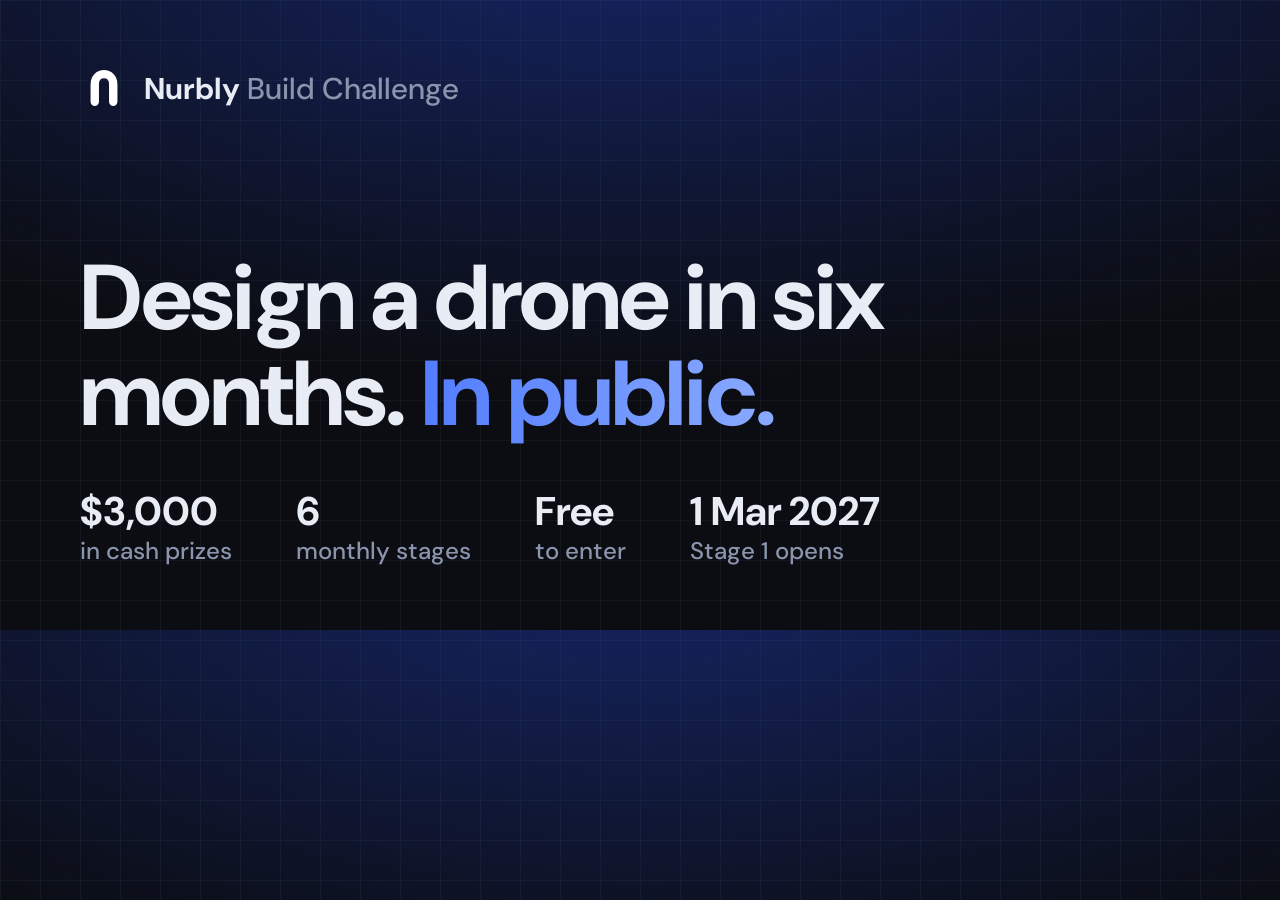
<file: tools/share-image.html>
<!DOCTYPE html>
<html lang="en">
<head>
  <meta charset="utf-8">
  <meta name="robots" content="noindex">
  <title>Share image source</title>
  <!-- Source for assets/share.png, the 1200 by 630 link preview image. The README says how to rebuild it. -->
  <link rel="stylesheet" href="https://fonts.googleapis.com/css2?family=DM+Sans:wght@500;700&display=swap">
  <style>
    * { box-sizing: border-box; }
    html, body { margin: 0; }
    body {
      width: 1200px;
      height: 630px;
      overflow: hidden;
      padding: 64px 80px;
      display: flex;
      flex-direction: column;
      color: #e8ecf4;
      font-family: "DM Sans", system-ui, "Segoe UI", sans-serif;
      font-weight: 500;
      background:
        radial-gradient(ellipse 80% 70% at 50% -10%, rgba(41, 82, 255, 0.34), transparent),
        linear-gradient(rgba(99, 118, 148, 0.09) 1px, transparent 1px) 0 0 / 40px 40px,
        linear-gradient(90deg, rgba(99, 118, 148, 0.09) 1px, transparent 1px) 0 0 / 40px 40px,
        #0b0d12;
    }
    .brand { display: flex; align-items: center; gap: 16px; font-size: 30px; font-weight: 700; }
    .brand span { color: #8b94ad; font-weight: 500; }
    h1 { margin: auto 0 0; font-size: 92px; line-height: 1.05; font-weight: 700; letter-spacing: -0.02em; }
    .grad {
      background: linear-gradient(90deg, #527dff, #8aaaff);
      -webkit-background-clip: text;
      background-clip: text;
      color: transparent;
    }
    .facts { display: flex; gap: 64px; margin: 44px 0 0; padding: 0; list-style: none; }
    .facts strong { display: block; font-size: 40px; line-height: 1.2; font-weight: 700; }
    .facts span { color: #8b94ad; font-size: 24px; }
  </style>
</head>
<body>
  <div class="brand">
    <svg width="48" height="48" viewBox="0 0 160 160" aria-hidden="true">
      <g transform="translate(10 7.2) scale(1.4)">
        <path d="M28 85 L28 43 C28 11 72 11 72 43 L72 85" fill="none" stroke="#fff" stroke-width="20" stroke-linecap="round" stroke-linejoin="round"/>
      </g>
    </svg>
    <div>Nurbly <span>Build Challenge</span></div>
  </div>
  <h1>Design a drone in six months. <span class="grad">In public.</span></h1>
  <!-- Keep these in step with the facts in the hero of index.html. -->
  <ul class="facts">
    <li><strong>$3,000</strong> <span>in cash prizes</span></li>
    <li><strong>6</strong> <span>monthly stages</span></li>
    <li><strong>Free</strong> <span>to enter</span></li>
    <li><strong>1 Mar 2027</strong> <span>Stage 1 opens</span></li>
  </ul>
</body>
</html>
</file>
